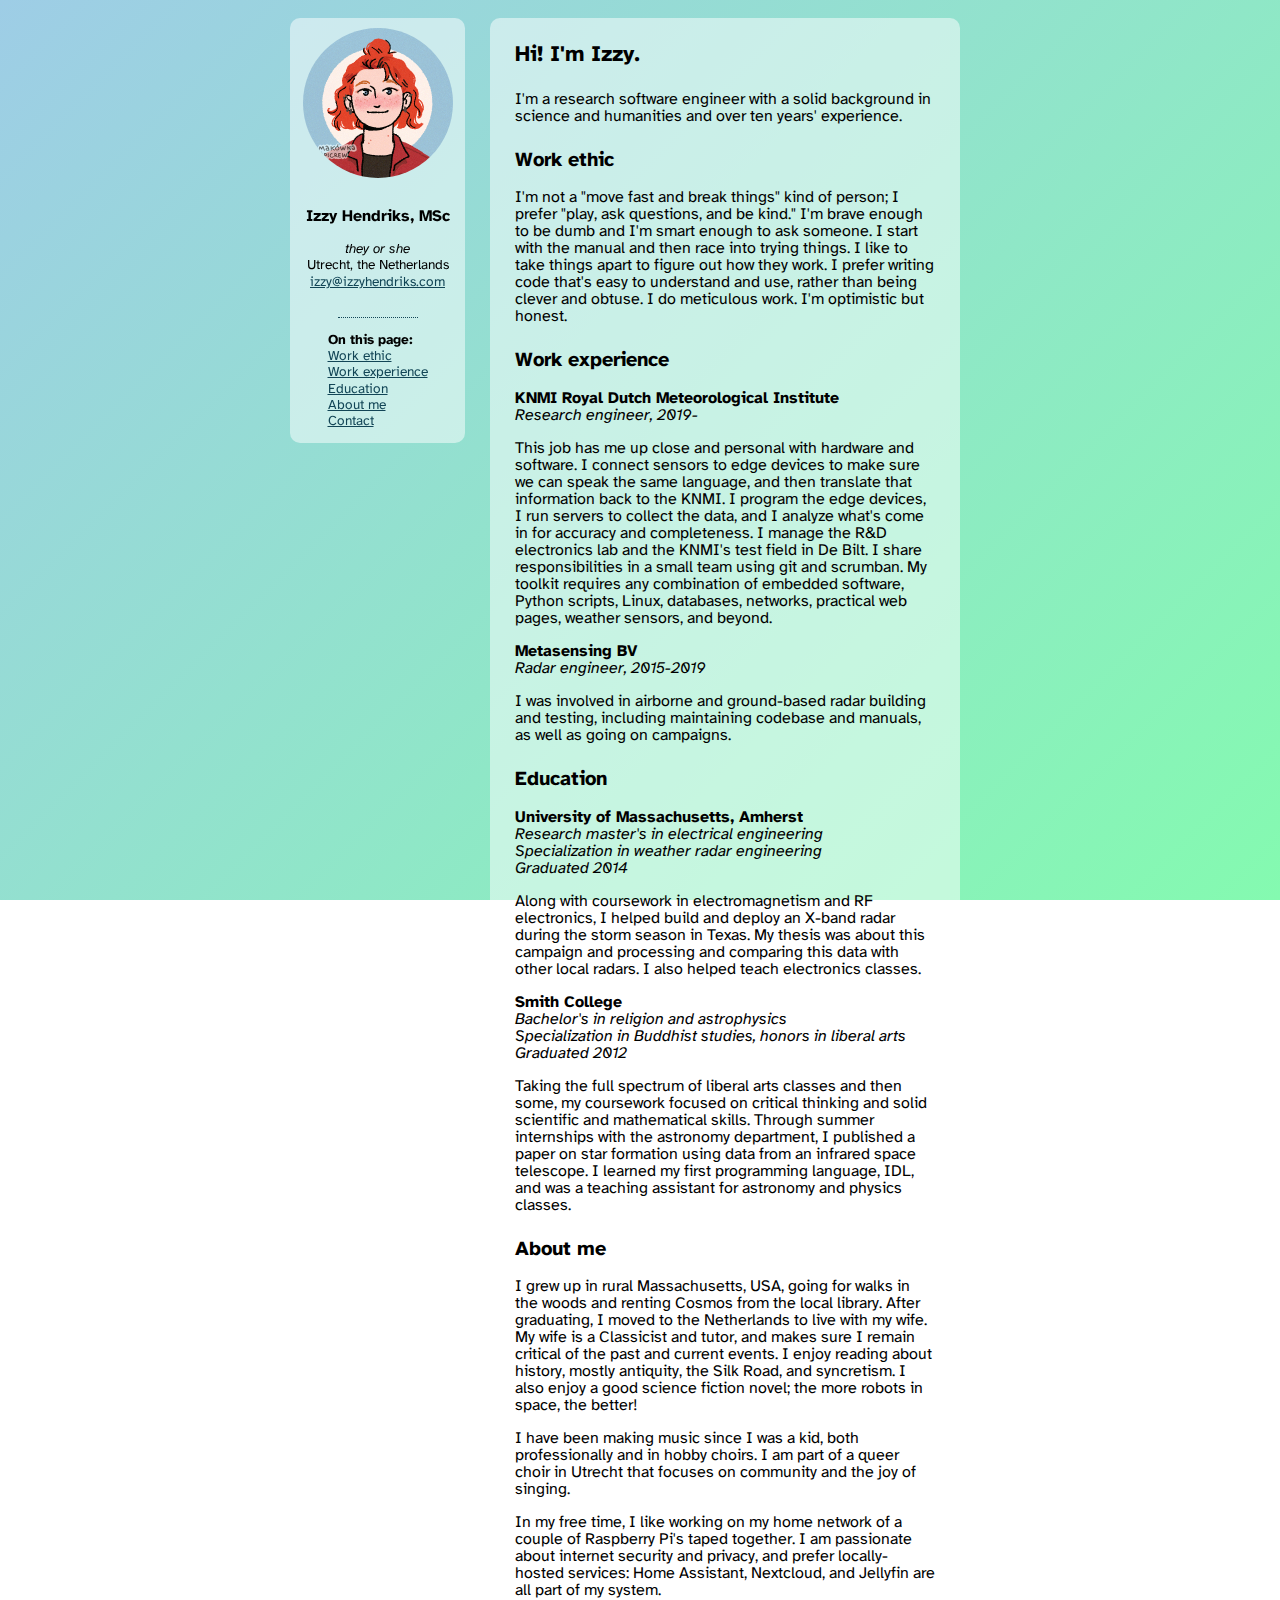
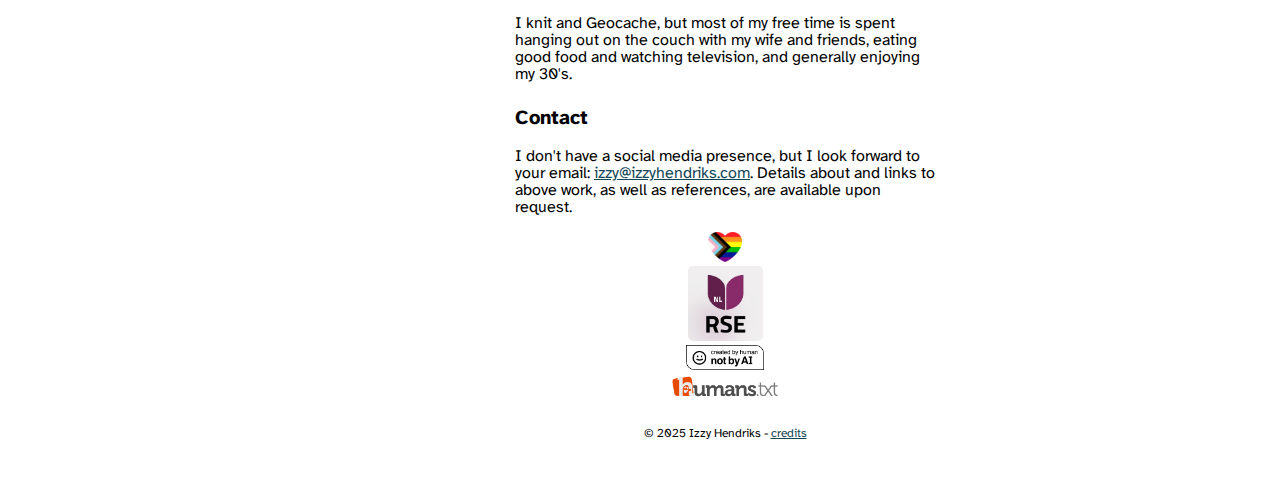
<file: index.html>
<!DOCTYPE html>
<html lang="en">
  <head>
    <title>
      Izzy Hendriks
    </title>
    <meta charset="utf-8">
    <meta property="og:type" content="website">
    <meta property="og:title" content="izzyhendriks.com">
    <meta property="og:author" content="Izzy Hendriks">
    <meta property="og:description" content="Izzy Hendriks">
    <meta name="robots" content="noindex,nofollow,noarchive">
    <meta name="viewport" content="width=device-width">
    <link href="assets/css/main.css" rel="stylesheet">
    <link rel="author" href="humans.txt" />
  </head>
  
  <body>
    <div class="holder">

      <nav>
        <div class="sidebar">

          <img src="assets/images/me.png" class="circle" width="150px" alt="Icon representing Izzy. They have red hair, blue eyes, and freckles, and are wearing a red flannel.">

          <p><b>Izzy Hendriks, MSc</b></p>
          <p class="top">
          <i>they or she</i><br />
          Utrecht, the Netherlands<br />
          <a href="&#x6d;ailto&#58;izzy&#x40;izzyhendriks&#46;com">izzy&#x40;izzyhendriks&#46;com</a></p>

          <div class="contents">
            <p><hr></p>
            <p><b>On this page:</b><br />
            <a href="#work_ethic">Work ethic</a><br />
            <a href="#work_experience">Work experience</a><br />
            <a href="#education">Education</a><br />
            <a href="#about">About me</a><br />
            <a href="#contact">Contact</a></p>
          </div> <!-- end contents -->

        </div> <!-- end sidebar -->
      </nav>

      <main>

        <div class="main">

          <h1>Hi! I'm Izzy.</h1>
            <p>I'm a research software engineer with a solid background in science and humanities and over ten years' experience.</p>

          <h2 id="work_ethic">Work ethic</h2>
            <p>I'm not a "move fast and break things" kind of person; I prefer "play, ask questions, and be kind." I'm brave enough to be dumb and I'm smart enough to ask someone. I start with the manual and then race into trying things. I like to take things apart to figure out how they work. I prefer writing code that's easy to understand and use, rather than being clever and obtuse. I do meticulous work. I'm optimistic but honest.</p>

          <h2 id="work_experience">Work experience</h2>

            <p><b>KNMI Royal Dutch Meteorological Institute</b><br />
            <i>Research engineer, 2019-</i></p>
            <p>This job has me up close and personal with hardware and software. I connect sensors to edge devices to make sure we can speak the same language, and then translate that information back to the KNMI. I program the edge devices, I run servers to collect the data, and I analyze what's come in for accuracy and completeness. I manage the R&D electronics lab and the KNMI's test field in De Bilt. I share responsibilities in a small team using git and scrumban. My toolkit requires any combination of embedded software, Python scripts, Linux, databases, networks, practical web pages, weather sensors, and beyond.</p>

            <p><b>Metasensing BV</b><br />
            <i>Radar engineer, 2015-2019</i></p>
            <p>I was involved in airborne and ground-based radar building and testing, including maintaining codebase and manuals, as well as going on campaigns.</p>

          <h2 id="education">Education</h2>

            <p><b>University of Massachusetts, Amherst</b><br />
            <i>Research master's in electrical engineering<br />
            Specialization in weather radar engineering<br />
            Graduated 2014</i></p>
            <p>Along with coursework in electromagnetism and RF electronics, I helped build and deploy an X-band radar during the storm season in Texas. My thesis was about this campaign and processing and comparing this data with other local radars. I also helped teach electronics classes.</p>

            <p><b>Smith College</b><br />
            <i>Bachelor's in religion and astrophysics<br />
            Specialization in Buddhist studies, honors in liberal arts<br />
            Graduated 2012</i></p>
            <p>Taking the full spectrum of liberal arts classes and then some, my coursework focused on critical thinking and solid scientific and mathematical skills. Through summer internships with the astronomy department, I published a paper on star formation using data from an infrared space telescope. I learned my first programming language, IDL, and was a teaching assistant for astronomy and physics classes.</p>

          <h2 id="about">About me</h2>
            <p>I grew up in rural Massachusetts, USA, going for walks in the woods and renting Cosmos from the local library. After graduating, I moved to the Netherlands to live with my wife. My wife is a Classicist and tutor, and makes sure I remain critical of the past and current events. I enjoy reading about history, mostly antiquity, the Silk Road, and syncretism. I also enjoy a good science fiction novel; the more robots in space, the better!</p>
            <p>I have been making music since I was a kid, both professionally and in hobby choirs. I am part of a queer choir in Utrecht that focuses on community and the joy of singing.</p>
            <p>In my free time, I like working on my home network of a couple of Raspberry Pi's taped together. I am passionate about internet security and privacy, and prefer locally-hosted services: Home Assistant, Nextcloud, and Jellyfin are all part of my system.</p>
            <p>I knit and Geocache, but most of my free time is spent hanging out on the couch with my wife and friends, eating good food and watching television, and generally enjoying my 30's.</p>

          <h2 id="contact">Contact</h2>
            <p>I don't have a social media presence, but I look forward to your email: <a href="&#x6d;ailto&#58;izzy&#x40;izzyhendriks&#46;com">izzy&#x40;izzyhendriks&#46;com</a>. Details about and links to above work, as well as references, are available upon request.</p>
              
          <p class="center">
            <img src="assets/images/progress.png" height="30px" alt="Progress pride flag in teh shape of a heart."><br />
            <a href="https://nl-rse.org/" target="_blank"><img src="assets/images/rse.jpg" class="round" height="75px" alt="NL RSE logo."></a><br />
            <a href="https://notbyai.fyi/" target="_blank"><img src="assets/images/created_by_human.png" height="25px" alt="Created by human, not by AI."></a><br />
            <a href="humans.txt"><img src="assets/images/humanstxt.png" class="round" height="25px" alt="Humans.txt available."></a><br />
          </p>

          <p class="tiny">© 2025 Izzy Hendriks - <a href="credits.html">credits</a></p>

        </div> <!-- end main div -->
      </main>
    </div> <!-- end holder -->
  </body>
</html>
</file>
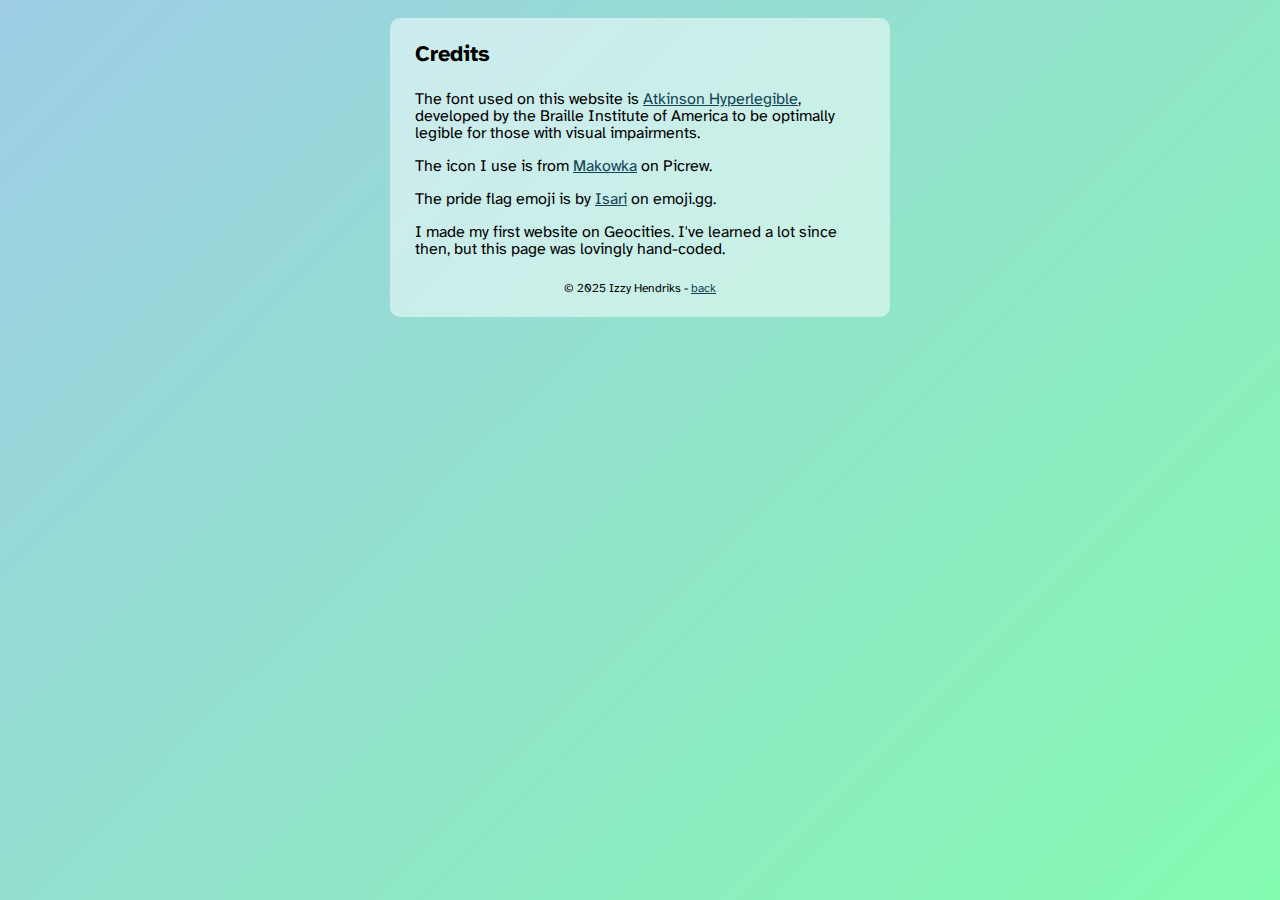
<file: credits.html>
<!DOCTYPE html>
<html lang="en">
  <head>
    <title>
      Izzy Hendriks
    </title>
    <meta charset="utf-8">
    <meta property="og:type" content="website">
    <meta property="og:title" content="izzyhendriks.com">
    <meta property="og:author" content="Izzy Hendriks">
    <meta property="og:description" content="Izzy Hendriks">
    <meta name="robots" content="noindex,nofollow,noarchive">
    <meta name="viewport" content="width=device-width">
    <link href="assets/css/main.css" rel="stylesheet">
    <link rel="author" href="humans.txt" />
  </head>
  
  <body>
    <div class="credits">

      <h1>Credits</h1>

      <p>The font used on this website is <a href="https://www.brailleinstitute.org/freefont/" target="_blank">Atkinson Hyperlegible</a>, developed by the Braille Institute of America to be optimally legible for those with visual impairments.</p>
      
      <p>The icon I use is from <a href="https://ko-fi.com/makowka" target="_blank">Makowka</a> on Picrew.</p>
      
      <p>The pride flag emoji is by <a href="https://emoji.gg/pack/9313-lgbtqia-pride-pack" target="_blank">Isari</a> on emoji.gg.</p>

      <p>I made my first website on Geocities. I've learned a lot since then, but this page was lovingly hand-coded.</p>

      <p class="tiny">© 2025 Izzy Hendriks - <a href="https://izzyhendriks.com/">back</a></p>
      
    </div>
  </body>
</html>
</file>
<file: assets/css/main.css>
@font-face {
   font-family: "Atkinson Hyperlegible";
   src: url('../fonts/ah_regular.eot') format('embedded-opentype'), 
		url('../fonts/ah_regular.woff') format('woff'), 
		url('../fonts/ah_regular.ttf')  format('truetype');
	font-style: normal;
	font-weight: normal;
}

@font-face {
   font-family: "Atkinson Hyperlegible";
   src: url('../fonts/ah_bold.eot') format('embedded-opentype'), 
		url('../fonts/ah_bold.woff') format('woff'), 
		url('../fonts/ah_bold.ttf')  format('truetype');
	font-style: normal;
	font-weight: bold;
}
@font-face {
   font-family: "Atkinson Hyperlegible";
   src: url('../fonts/ah_italic.eot') format('embedded-opentype'), 
		url('../fonts/ah_italic.woff') format('woff'), 
		url('../fonts/ah_italic.ttf')  format('truetype');
   font-style: italic;
	font-weight: normal;
}
@font-face {
   font-family: "Atkinson Hyperlegible";
   src: url('../fonts/ah_bolditalic.eot') format('embedded-opentype'), 
		url('../fonts/ah_bolditalic.woff') format('woff'), 
		url('../fonts/ah_bolditalic.ttf')  format('truetype');
	font-style: italic;
	font-weight: bold;
}
  
body {
	font-size: 1em;
	margin: 0;
	padding: 1.125em;
	font-family: 'Atkinson Hyperlegible';
	background: linear-gradient(135deg, #9ecde6, #84fab0);
	height: 100%;
	background-repeat: no-repeat;
	background-position: center center;
	background-attachment: fixed;
	-webkit-background-size: cover;
	-moz-background-size: cover;
	-o-background-size: cover;
	background-size: cover;
	overflow-wrap: break-word;
  }
  

@media only screen and (max-width: 700px) {

	.holder {
		max-width: 450px;
		margin: auto;
		text-align: center;
		box-sizing: border-box;
	}

	.sidebar, .main, .credits, .soon {
		background: #ffffff80;
		border-radius: 10px;
		padding: 10px;
		box-sizing: border-box;
	}

	.sidebar {
		max-width: 300px;
		text-align: center;
		margin-bottom: 10px;
		display: inline-block;
	}
	
	.main, .credits, .soon {
		display: block;
		max-width: 450px;
		text-align: left;
		padding-bottom: 10px;
		padding-top: 10px;
		padding-right: 25px;
		padding-left: 25px;
	}

	.contents {
		display: none;
	}
	
}

@media only screen and (min-width: 700px) {

	.holder {
		width: 700px;
		margin: auto;
		padding-bottom: 20px;
	}

	.sidebar {
		float: left;
		z-index: 1;
		width: 175px;
		background: #ffffff80;
		text-align: center;
		border-radius: 10px;
		position: sticky !important;
		top: 10px;
		overflow: hidden;
	}
	
	.main, .credits, .soon {
		box-sizing: border-box;
		display: block;
		max-width: 500px;
		border-radius: 10px;
		text-align: left;
		background: #ffffff80;
		padding-top: 10px;
		padding-bottom: 10px;
		padding-right: 25px;
		padding-left: 25px;
	}
	
	.main {
		margin-left: 200px;
		margin-right: 30px;
	}

	.contents {
		font-size: 0.85em;
		line-height: 1.2em;
		text-align: left;
		display: inline-block;
	}

  }

.credits {
	margin: auto;
}

.soon {
	text-align: center;
	margin: auto;
}
  
.center {
	text-align: center;
}

.top {
	font-size: 0.85em;
	line-height: 1.2em;
	text-align: center;
}
	
.tiny {
	font-size: 12px;
	margin-top: 2em;
	text-align: center;
}

a:link {
	color: #124556;
	text-decoration: underline;
}

a:hover,
a:active,
a:visited {
	color: #0d664f;
	text-decoration: underline;
}

hr {
	border-top: dotted 1px #124556;
	border-bottom: 0;
	border-left: 0;
	border-right: 0;
	background-color: transparent;
	width: 80%;
}

h1 {
	margin-bottom: 24px;
	font-weight: bold;
	font-size: 1.375em; /* 22px --> 22 ÷ 16 = 1.375 */
	line-height: 1.0909em; /* 24px --> 24 ÷ 22 = 1.0909 */
}

h2 {
	margin-top: 24px;
	font-weight: bold;
	font-size: 1.25em; /* 20px --> 20 ÷ 16 = 1.25 */
	line-height: 1.2em; /* 24px --> 24 ÷ 20 = 1.2 */
}

.round {
	max-width: 100%;
	border-radius: 5px;
}

.circle {
	border-radius: 50%;
	padding: 10px 10px;
}
</file>
